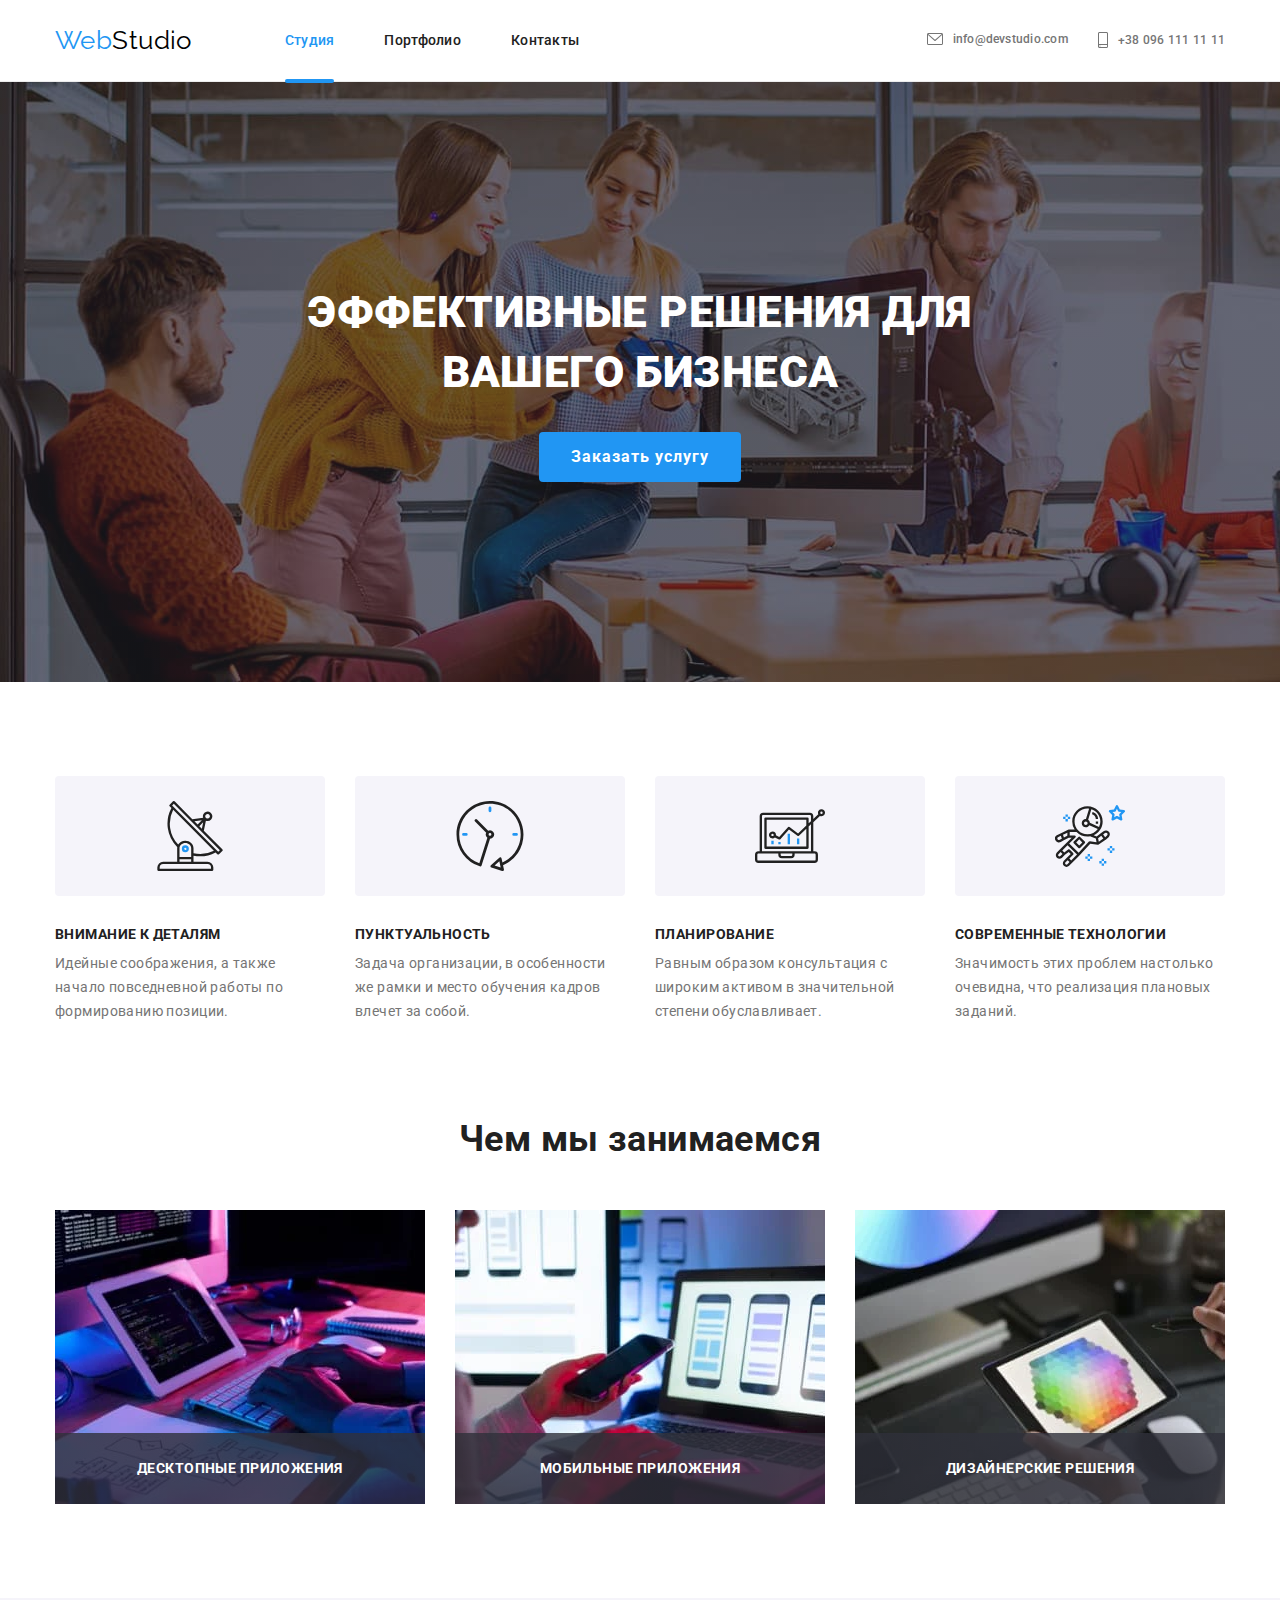
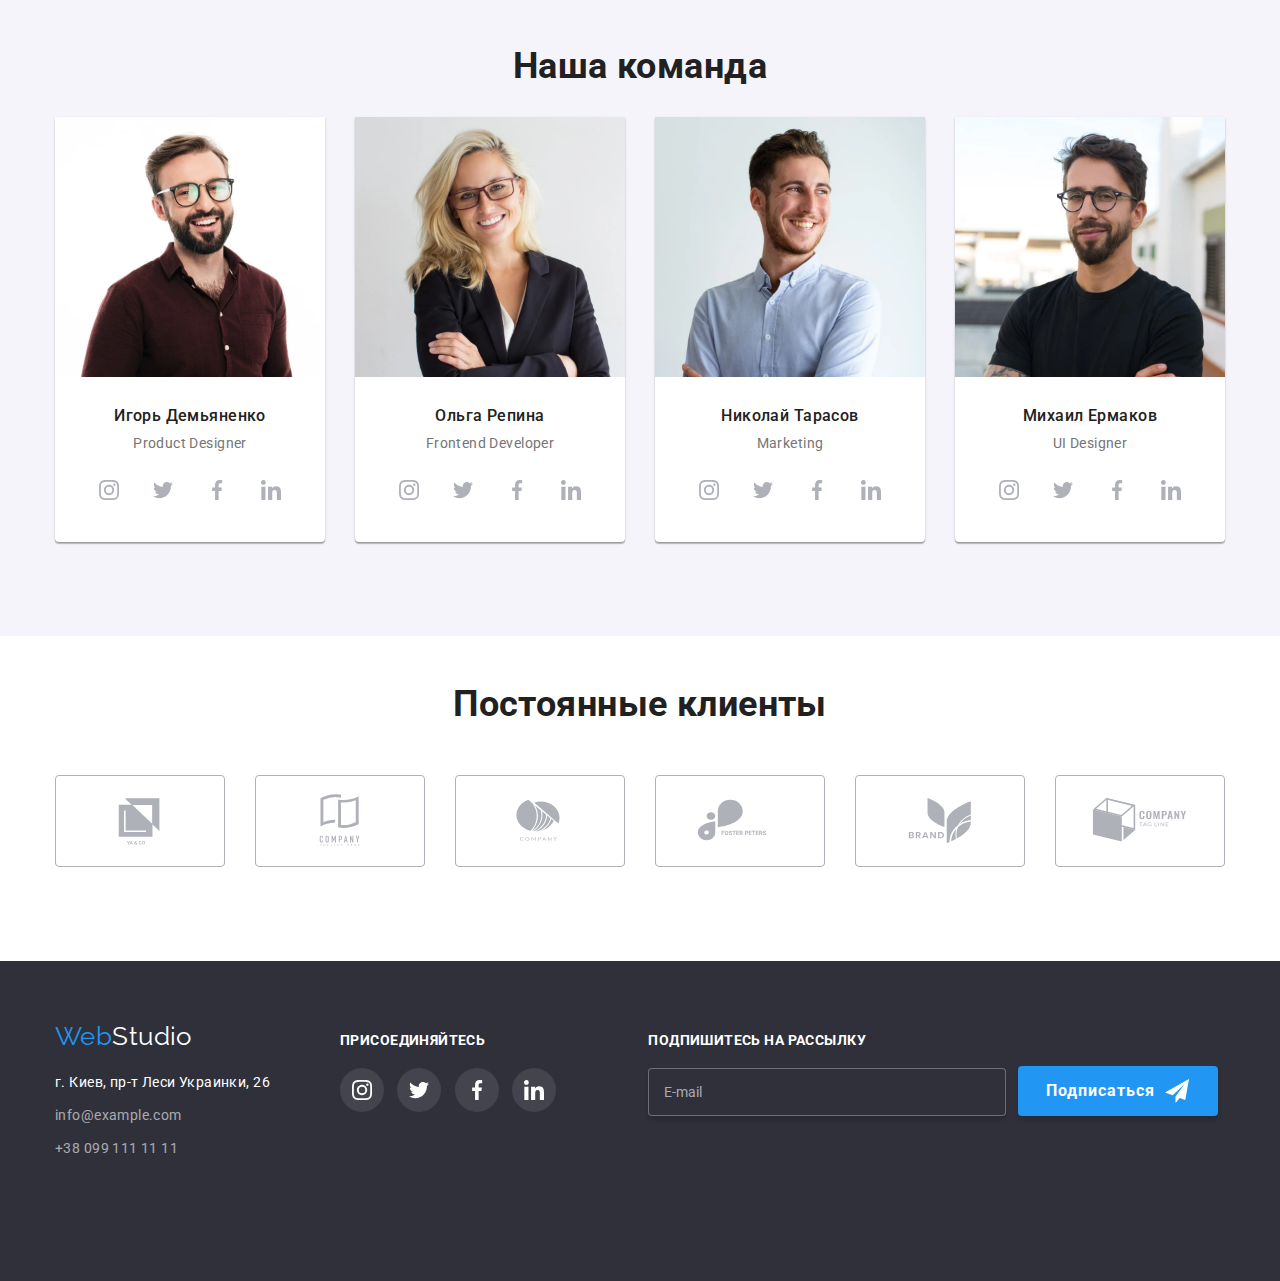
<file: index.html>
<!DOCTYPE html>
<html lang="ru">
  <head>
    <meta charset="UTF-8" />
    <meta http-equiv="X-UA-Compatible" content="IE=edge" />
    <meta name="viewport" content="width=device-width, initial-scale=1.0" />
    <title>Студия</title>
    <link rel="preconnect" href="https://fonts.googleapis.com" />
    <link rel="preconnect" href="https://fonts.gstatic.com" crossorigin />
    <link
      href="https://fonts.googleapis.com/css2?family=Raleway:wght@700&family=Roboto:wght@400;500;700;900&display=swap"
      rel="stylesheet"
    />
    <link
      rel="stylesheet"
      href="https://cdnjs.cloudflare.com/ajax/libs/modern-normalize/1.1.0/modern-normalize.css"
      integrity="sha512-Y0MM+V6ymRKN2zStTqzQ227DWhhp4Mzdo6gnlRnuaNCbc+YN/ZH0sBCLTM4M0oSy9c9VKiCvd4Jk44aCLrNS5Q=="
      crossorigin="anonymous"
      referrerpolicy="no-referrer"
    />
    <link rel="stylesheet" href="css/main.min.css" />
  </head>
  <body>
    <!--Site-header-->
    <header class="header">
      <div class="container header__wrapper">
        <a href="./index.html" class="logo"><span class="logo_blue">Web</span>Studio</a>
        <nav class="navigation">
          <ul class="navigation__list">
            <li class="navigation__item">
              <a
                class="navigation__link navigation__link_current navigation__link_current-underline"
                href="./index.html"
                >Студия</a
              >
            </li>
            <li class="navigation__item">
              <a class="navigation__link animation-color" href="./portfolio.html">Портфолио</a>
            </li>
            <li class="navigation__item">
              <a class="navigation__link animation-color" href="">Контакты</a>
            </li>
          </ul>
        </nav>
        <ul class="contact__list">
          <li class="cantact__item">
            <a class="contact__link animation-color" href="mailto:info@devstudio.com">
              <svg class="contact__mail-icon animation-fill" width="16" height="12">
                <use href="./images/icons.svg#icon-envelope"></use>
              </svg>
              info@devstudio.com
            </a>
          </li>
          <li class="cantact__item">
            <a class="contact__link animation-color" href="tel:+380961111111">
              <svg class="contact__smart-icon animation-fill" width="10" height="16">
                <use href="./images/icons.svg#icon-smartphone"></use>
              </svg>
              +38 096 111 11 11
            </a>
          </li>
        </ul>
        <nav class="mobile-navigation">
          <button class="mobile-btn is-open" type="button" data-menu-open aria-expanded="false">
            <svg class="mobile-btn__svg" width="40" height="40" aria-label="Бургер меню">
              <use class="mobile-btn__icon-cross" href="./images/icons.svg#icon-burger"></use>
            </svg>
          </button>
        </nav>
      </div>
      <div class="mobile-burger" data-menu>
        <div class="wrapper mobile-burger__wrapper">
          <button type="button" class="mobile-burger__btn" data-menu-close>
            <svg class="mobile-burger__icon" width="40" height="40">
              <use href="./images/icons.svg#icon-cross"></use>
            </svg>
          </button>
          <nav class="burger-navigation">
            <ul class="burger-navigation__list">
              <li class="burger-navigation__item">
                <a class="burger-navigation__link burger__link_current" href="./index.html"
                  >Студия</a
                >
              </li>
              <li class="burger-navigation__item">
                <a class="burger-navigation__link" href="./portfolio.html">Портфолио</a>
              </li>
              <li class="burger-navigation__item">
                <a class="burger-navigation__link" href="">Контакты</a>
              </li>
            </ul>
          </nav>
          <ul class="burger-contact">
            <li class="burger-contact__item">
              <a class="burger-contact__link animation-color" href="mailto:info@devstudio.com">
                +38 096 111 11 11
              </a>
            </li>
            <li class="burger-contact__item">
              <a class="burger-contact__link phone animation-color" href="tel:+380961111111">
                info@devstudio.com
              </a>
            </li>
          </ul>
          <ul class="burger-soc-list">
            <li class="burger-soc-ites"><a href="#" class="burger-soc-link">Instagram</a></li>
            <li class="burger-soc-ites">
              <a href="#" class="burger-soc-link">Twitter</a>
            </li>
            <li class="burger-soc-ites">
              <a href="#" class="burger-soc-link burger-soc-link-margin">Facebook</a>
            </li>
            <li class="burger-soc-ites">
              <a href="#" class="burger-soc-link burger-soc-link-margin">LinkedIn</a>
            </li>
          </ul>
        </div>
      </div>
    </header>
    <!--Main content-->
    <main>
      <!-- Hero-->
      <section class="section hero">
        <div class="container hero__wrap">
          <h1 class="hero__title">Эффективные решения для вашего бизнеса</h1>
          <button data-modal-open class="hero__btn animation-bgc" type="button">
            Заказать услугу
          </button>
        </div>
      </section>
      <!--Work-->
      <section class="section work">
        <div class="container">
          <h2 class="work__title">Work</h2>
          <ul class="work__list">
            <li class="work__item">
              <div class="work__icon-wrap">
                <svg class="work__icon" width="70" height="70">
                  <use href="./images/icons.svg#icon-antenna"></use>
                </svg>
              </div>
              <h3 class="work__subtitle">Внимание к деталям</h3>
              <p class="work__text">
                Идейные соображения, а также начало повседневной работы по формированию позиции.
              </p>
            </li>
            <li class="work__item">
              <div class="work__icon-wrap">
                <svg class="work__icon" width="70" height="70">
                  <use href="./images/icons.svg#icon-clock"></use>
                </svg>
              </div>
              <h3 class="work__subtitle">Пунктуальность</h3>
              <p class="work__text">
                Задача организации, в особенности же рамки и место обучения кадров влечет за собой.
              </p>
            </li>
            <li class="work__item">
              <div class="work__icon-wrap">
                <svg class="work__icon" width="70" height="70">
                  <use href="./images/icons.svg#icon-diagram"></use>
                </svg>
              </div>
              <h3 class="work__subtitle">Планирование</h3>
              <p class="work__text">
                Равным образом консультация с широким активом в значительной степени обуславливает.
              </p>
            </li>
            <li class="work__item">
              <div class="work__icon-wrap">
                <svg class="work__icon" width="70" height="70">
                  <use href="./images/icons.svg#icon-astronaut"></use>
                </svg>
              </div>
              <h3 class="work__subtitle">Современные технологии</h3>
              <p class="work__text">
                Значимость этих проблем настолько очевидна, что реализация плановых заданий.
              </p>
            </li>
          </ul>
        </div>
      </section>
      <!--About-->
      <section class="section about">
        <div class="container">
          <h2 class="about-title">Чем мы занимаемся</h2>
          <ul class="about-list">
            <li class="about-item">
              <picture>
                <source
                  srcset="./images/box-1-lg.webp 1x, ./images/box-1-lg@2x.webp 2x"
                  type="image/webp"
                />
                <source srcset="./images/box-1-lg.jpg 1x, ./images/box-1-lg2x.jpg 2x" />
                <img class="about-img" src="./images/box-1-lg.jpg" alt="Программирование" />
              </picture>
              <div class="about-description">
                <h3 class="about-subtitle">Десктопные приложения</h3>
              </div>
            </li>
            <li class="about-item">
              <picture>
                <source
                  srcset="./images/box-2-lg.webp 1x, ./images/box-2-lg@2x.webp 2x"
                  type="image/webp"
                />
                <source srcset="./images/box-2-lg.jpg 1x, ./images/box-2-lg@2x.jpg 2x" />
                <img class="about-img" src="./images/box-2-lg.jpg" alt="Мобильные приложения" />
              </picture>
              <div class="about-description">
                <h3 class="about-subtitle">Мобильные приложения</h3>
              </div>
            </li>
            <li class="about-item">
              <picture>
                <source
                  srcset="./images/box-3-lg.webp 1x, ./images/box-3-lg@2x.webp 2x"
                  type="image/webp"
                />
                <source srcset="./images/box-3-lg.jpg 1x, ./images/box-3-lg@2x.jpg 2x" />
                <img class="about-img" src="./images/box-3-lg.jpg" alt="Дизайн" width="370" />
              </picture>
              <div class="about-description">
                <h3 class="about-subtitle">Дизайнерские решения</h3>
              </div>
            </li>
          </ul>
        </div>
      </section>
      <!--Team-->
      <section class="section team">
        <div class="container">
          <h2 class="team-title">Наша команда</h2>
          <ul class="team-list">
            <li class="team-item">
              <picture>
                <source
                  srcset="./images/team-1-lg.webp 1x, ./images/team-1-lg@2x.webp 2x"
                  media="(min-width:1200px)"
                  type="image/webp"
                />
                <source
                  srcset="./images/team-1-lg.jpg 1x, ./images/team-1-lg@2x.jpg 2x"
                  media="(min-width:1200px)"
                />
                <source
                  srcset="./images/team-1-md.webp 1x, ./images/team-1-md@2x.webp 2x"
                  media="(min-width:768px)"
                  type="image/webp"
                />
                <source
                  srcset="./images/team-1-md.jpg 1x, ./images/team-1-md@2x.jpg 2x"
                  media="(min-width:768px)"
                />
                <source
                  srcset="./images/team-1-sm.webp 1x, ./images/team-1-sm@2x.webp 2x"
                  media="(max-width:768px)"
                  type="image/webp"
                />
                <source
                  srcset="./images/team-1-sm.jpg 1x, ./images/team-1-sm@2x.jpg 2x"
                  media="(max-width:767px)"
                />
                <img class="team-img" src="./images/team-1-sm.jpg" alt="Игорь Демьяненко" />
              </picture>
              <h3 class="team-subtitle">Игорь Демьяненко</h3>
              <p class="team-text" lang="en">Product Designer</p>
              <ul class="team-links">
                <li class="links-item">
                  <a class="social-link animation-bgc" href="">
                    <svg class="social-icon animation-fill" width="20" height="20">
                      <use href="./images/icons.svg#icon-instagram"></use>
                    </svg>
                  </a>
                </li>
                <li class="links-item">
                  <a class="social-link animation-bgc" href="">
                    <svg class="social-icon animation-fill" width="20" height="20">
                      <use href="./images/icons.svg#icon-twitter"></use>
                    </svg>
                  </a>
                </li>
                <li class="links-item">
                  <a class="social-link animation-bgc" href="">
                    <svg class="social-icon animation-fill" width="20" height="20">
                      <use href="./images/icons.svg#icon-facebook"></use>
                    </svg>
                  </a>
                </li>
                <li class="links-item">
                  <a class="social-link animation-bgc" href="">
                    <svg class="social-icon animation-fill" width="20" height="20">
                      <use href="./images/icons.svg#icon-linkedin"></use>
                    </svg>
                  </a>
                </li>
              </ul>
            </li>
            <li class="team-item">
              <picture>
                <source
                  srcset="./images/team-2-lg.webp 1x, ./images/team-2-lg@2x.webp 2x"
                  media="(min-width:1200px)"
                  type="image/webp"
                />
                <source
                  srcset="./images/team-2-lg.jpg 1x, ./images/team-2-lg@2x.jpg 2x"
                  media="(min-width:1200px)"
                />
                <source
                  srcset="./images/team-2-md.webp 1x, ./images/team-2-md@2x.webp 2x"
                  media="(min-width:768px)"
                  type="image/webp"
                />
                <source
                  srcset="./images/team-2-md.jpg 1x, ./images/team-2-md@2x.jpg 2x"
                  media="(min-width:768px)"
                />
                <source
                  srcset="./images/team-2-sm.webp 1x, ./images/team-2-sm@2x.webp 2x"
                  media="(max-width:768px)"
                  type="image/webp"
                />
                <source
                  srcset="./images/team-2-sm.jpg 1x, ./images/team-2-sm@2x.jpg 2x"
                  media="(max-width:767px)"
                />
                <img class="team-img" src="./images/team-2-sm.jpg" alt="Ольга Репина" />
              </picture>
              <h3 class="team-subtitle">Ольга Репина</h3>
              <p class="team-text" lang="en">Frontend Developer</p>
              <ul class="team-links">
                <li class="links-item">
                  <a class="social-link animation-bgc" href="">
                    <svg class="social-icon animation-fill" width="20" height="20">
                      <use href="./images/icons.svg#icon-instagram"></use>
                    </svg>
                  </a>
                </li>
                <li class="links-item">
                  <a class="social-link animation-bgc" href="">
                    <svg class="social-icon animation-fill" width="20" height="20">
                      <use href="./images/icons.svg#icon-twitter"></use>
                    </svg>
                  </a>
                </li>
                <li class="links-item">
                  <a class="social-link animation-bgc" href="">
                    <svg class="social-icon animation-fill" width="20" height="20">
                      <use href="./images/icons.svg#icon-facebook"></use>
                    </svg>
                  </a>
                </li>
                <li class="links-item">
                  <a class="social-link animation-bgc" href="">
                    <svg class="social-icon animation-fill" width="20" height="20">
                      <use href="./images/icons.svg#icon-linkedin"></use>
                    </svg>
                  </a>
                </li>
              </ul>
            </li>
            <li class="team-item">
              <picture>
                <source
                  srcset="./images/team-3-lg.webp 1x, ./images/team-3-lg@2x.webp 2x"
                  media="(min-width:1200px)"
                  type="image/webp"
                />
                <source
                  srcset="./images/team-3-lg.jpg 1x, ./images/team-3-lg@2x.jpg 2x"
                  media="(min-width:1200px)"
                />
                <source
                  srcset="./images/team-3-md.webp 1x, ./images/team-3-md@2x.webp 2x"
                  media="(min-width:768px)"
                  type="image/webp"
                />
                <source
                  srcset="./images/team-3-md.jpg 1x, ./images/team-3-md@2x.jpg 2x"
                  media="(min-width:768px)"
                />
                <source
                  srcset="./images/team-3-sm.webp 1x, ./images/team-3-sm@2x.webp 2x"
                  media="(max-width:768px)"
                  type="image/webp"
                />
                <source
                  srcset="./images/team-3-sm.jpg 1x, ./images/team-3-sm@2x.jpg 2x"
                  media="(max-width:767px)"
                />
                <img class="team-img" src="./images/team-3-sm.jpg" alt="Николай Тарасов" />
              </picture>
              <h3 class="team-subtitle">Николай Тарасов</h3>
              <p class="team-text" lang="en">Marketing</p>
              <ul class="team-links">
                <li class="links-item">
                  <a class="social-link animation-bgc" href="">
                    <svg class="social-icon animation-fill" width="20" height="20">
                      <use href="./images/icons.svg#icon-instagram"></use>
                    </svg>
                  </a>
                </li>
                <li class="links-item">
                  <a class="social-link animation-bgc" href="">
                    <svg class="social-icon animation-fill" width="20" height="20">
                      <use href="./images/icons.svg#icon-twitter"></use>
                    </svg>
                  </a>
                </li>
                <li class="links-item">
                  <a class="social-link animation-bgc" href="">
                    <svg class="social-icon animation-fill" width="20" height="20">
                      <use href="./images/icons.svg#icon-facebook"></use>
                    </svg>
                  </a>
                </li>
                <li class="links-item">
                  <a class="social-link animation-bgc" href="">
                    <svg class="social-icon animation-fill" width="20" height="20">
                      <use href="./images/icons.svg#icon-linkedin"></use>
                    </svg>
                  </a>
                </li>
              </ul>
            </li>
            <li class="team-item">
              <picture>
                <source
                  srcset="./images/team-4-lg.webp 1x, ./images/team-4-lg@2x.webp 2x"
                  media="(min-width:1200px)"
                  type="image/webp"
                />
                <source
                  srcset="./images/team-4-lg.jpg 1x, ./images/team-4-lg@2x.jpg 2x"
                  media="(min-width:1200px)"
                />
                <source
                  srcset="./images/team-4-md.webp 1x, ./images/team-4-md@2x.webp 2x"
                  media="(min-width:768px)"
                  type="image/webp"
                />
                <source
                  srcset="./images/team-4-md.jpg 1x, ./images/team-4-md@2x.jpg 2x"
                  media="(min-width:768px)"
                />
                <source
                  srcset="./images/team-4-sm.webp 1x, ./images/team-4-sm@2x.webp 2x"
                  media="(max-width:768px)"
                  type="image/webp"
                />
                <source
                  srcset="./images/team-4-sm.jpg 1x, ./images/team-4-sm@2x.jpg 2x"
                  media="(max-width:767px)"
                />
                <img class="team-img" src="./images/team-4-sm.jpg" alt="Михаил Ермаков" />
              </picture>
              <h3 class="team-subtitle">Михаил Ермаков</h3>
              <p class="team-text" lang="en">UI Designer</p>
              <ul class="team-links">
                <li class="links-item">
                  <a class="social-link animation-bgc" href="">
                    <svg class="social-icon animation-fill" width="20" height="20">
                      <use href="./images/icons.svg#icon-instagram"></use>
                    </svg>
                  </a>
                </li>
                <li class="links-item">
                  <a class="social-link animation-bgc" href="">
                    <svg class="social-icon animation-fill" width="20" height="20">
                      <use href="./images/icons.svg#icon-twitter"></use>
                    </svg>
                  </a>
                </li>
                <li class="links-item">
                  <a class="social-link animation-bgc" href="">
                    <svg class="social-icon animation-fill" width="20" height="20">
                      <use href="./images/icons.svg#icon-facebook"></use>
                    </svg>
                  </a>
                </li>
                <li class="links-item">
                  <a class="social-link animation-bgc" href="">
                    <svg class="social-icon animation-fill" width="20" height="20">
                      <use href="./images/icons.svg#icon-linkedin"></use>
                    </svg>
                  </a>
                </li>
              </ul>
            </li>
          </ul>
        </div>
      </section>
      <!-- Our clients -->
      <section class="section">
        <div class="container">
          <h2 class="clients-title">Постоянные клиенты</h2>
          <ul class="clients-list">
            <li class="client-item">
              <a class="client-link animation-border" href="">
                <svg class="client-logo animation-fill" width="106" height="60">
                  <use href="./images/icons.svg#icon-Logo1"></use>
                </svg>
              </a>
            </li>
            <li class="client-item">
              <a class="client-link animation-border" href="">
                <svg class="client-logo animation-fill" width="106" height="60">
                  <use href="./images/icons.svg#icon-Logo2"></use>
                </svg>
              </a>
            </li>
            <li class="client-item">
              <a class="client-link animation-border" href="">
                <svg class="client-logo animation-fill" width="106" height="60">
                  <use href="./images/icons.svg#icon-Logo3"></use>
                </svg>
              </a>
            </li>
            <li class="client-item">
              <a class="client-link animation-border" href="">
                <svg class="client-logo animation-fill" width="106" height="60">
                  <use href="./images/icons.svg#icon-Logo4"></use>
                </svg>
              </a>
            </li>
            <li class="client-item">
              <a class="client-link animation-border" href="">
                <svg class="client-logo animation-fill" width="106" height="60">
                  <use href="./images/icons.svg#icon-Logo5"></use>
                </svg>
              </a>
            </li>
            <li class="client-item">
              <a class="client-link animation-border" href="">
                <svg class="client-logo animation-fill" width="106" height="60">
                  <use href="./images/icons.svg#icon-Logo6"></use>
                </svg>
              </a>
            </li>
          </ul>
        </div>
      </section>
    </main>
    <!-- Footer-->
    <footer class="section footer-section">
      <div class="container footer-container">
        <div class="footer-wrapper">
          <a class="footer-logo" href="./index.html"><span class="logo_blue">Web</span>Studio</a>
          <address class="footer-contact">
            <ul class="footer-list">
              <li class="footer-item">
                <a
                  class="link-footer"
                  href="https://goo.gl/maps/piqngm7oDQpEDh6u6"
                  target="_blank"
                  rel="noopener nofollow noreferrer"
                  >г. Киев, пр-т Леси Украинки, 26
                </a>
              </li>
              <li class="footer-item">
                <a class="link-footer opacity animation-color" href="mailto:info@example.com"
                  >info@example.com</a
                >
              </li>
              <li class="footer-item">
                <a class="link-footer opacity animation-color" href="tel:+380991111111"
                  >+38 099 111 11 11</a
                >
              </li>
            </ul>
          </address>
        </div>
        <div class="footer-soc-wrapper">
          <h3 class="footer-soc-subtitle">Присоединяйтесь</h3>
          <ul class="footer-soc-links">
            <li class="footer-soc-item">
              <a class="footer-soc-link animation-bgc" href="">
                <svg class="footer-soc-icon" width="20" height="20">
                  <use href="./images/icons.svg#icon-instagram_footer"></use>
                </svg>
              </a>
            </li>
            <li class="footer-soc-item">
              <a class="footer-soc-link animation-bgc" href="">
                <svg class="footer-soc-icon" width="20" height="20">
                  <use href="./images/icons.svg#icon-twitter_footer"></use>
                </svg>
              </a>
            </li>
            <li class="footer-soc-item">
              <a class="footer-soc-link animation-bgc" href="">
                <svg class="footer-soc-icon" width="20" height="20">
                  <use href="./images/icons.svg#icon-facebook_footer"></use>
                </svg>
              </a>
            </li>
            <li class="footer-soc-item">
              <a class="footer-soc-link animation-bgc" href="">
                <svg class="footer-soc-icon" width="20" height="20">
                  <use href="./images/icons.svg#icon-linkedin_footer"></use>
                </svg>
              </a>
            </li>
          </ul>
        </div>
        <div class="footer-form-wrapper">
          <form class="footer-form">
            <label class="footer-label"
              >Подпишитесь на рассылку
              <input
                class="footer-form-input"
                type="email"
                name="client-email"
                placeholder="E-mail"
                required
                pattern="[a-z0-9._%+-]+@[a-z0-9.-]+\.[a-z]{2, 4}$"
              />
            </label>
            <button class="form-btn-footer" type="submit">
              Подписаться
              <svg class="footer-btn-icon" width="24" height="24">
                <use href="./images/icons.svg#icon-send"></use>
              </svg>
            </button>
          </form>
        </div>
      </div>
    </footer>
    <!-- backdroop -->
    <div data-modal class="backdroop is-hidden">
      <div class="modal width">
        <button data-modal-close class="modal-button" type="button">
          <svg class="modal-icon" width="18" height="18">
            <use href="./images/icons.svg#icon-close"></use>
          </svg>
        </button>
        <div class="modal-form">
          <p class="modal-form-title">Оставьте свои данные, мы вам перезвоним</p>
          <form>
            <label for="client-name-input" class="modal-form-field">Имя</label>
            <span class="modal-form-icon-wrap">
              <input
                id="client-name-input"
                class="form-input"
                type="text"
                name="client-name"
                title="Kventin Tarantino"
              />
              <span class="modal-form-icon">
                <svg width="18" height="18">
                  <use href="./images/icons.svg#icon-person-black"></use>
                </svg>
              </span>
            </span>
            <label for="client-phone-input" class="modal-form-field">Телефон</label>
            <span class="modal-form-icon-wrap">
              <input
                id="client-phone-input"
                class="form-input"
                type="tel"
                name="client-phone"
                pattern="[6789][0-9]{9}"
                required
                title="call-me-baby"
              />
              <span class="modal-form-icon">
                <svg width="18" height="18">
                  <use href="./images/icons.svg#icon-phone-black"></use>
                </svg>
              </span>
            </span>
            <label for="client-mail-input" class="modal-form-field">Почта</label>
            <span class="modal-form-icon-wrap">
              <input
                id="client-mail-input"
                class="form-input"
                type="email"
                name="client-email"
                pattern="[a-z0-9._%+-]+@[a-z0-9.-]+\.[a-z]{2, 4}$"
                required
                title="WhatsUp@ukraine.net"
              />
              <span class="modal-form-icon">
                <svg width="18" height="18">
                  <use href="./images/icons.svg#icon-email-black"></use>
                </svg>
              </span>
            </span>
            <label class="modal-form-field texterea">
              Комментарий
              <textarea
                class="form-input-textarea"
                name="comments"
                placeholder="Введите текст"
              ></textarea>
            </label>
            <label class="client-policy-text" for="client-policy">
              <input
                class="client-policy-check"
                id="client-policy"
                type="checkbox"
                name="client-policy"
              />
              <span class="modal-form-check">
                <svg class="modal-checkbox-icon" width="16px" height="15px">
                  <use href="./images/icons.svg#icon-icon-check"></use>
                </svg>
              </span>
              Соглашаюсь с рассылкой и принимаю
              <a class="policy-link" href="#">Условия договора</a>
            </label>
            <button class="modal-form-btn" type="submit">Отправить</button>
          </form>
        </div>
      </div>
    </div>
    <!-- JS -->
    <script src="./js/modal.js"></script>
    <script src="./js/menu.js"></script>
  </body>
</html>
</file>
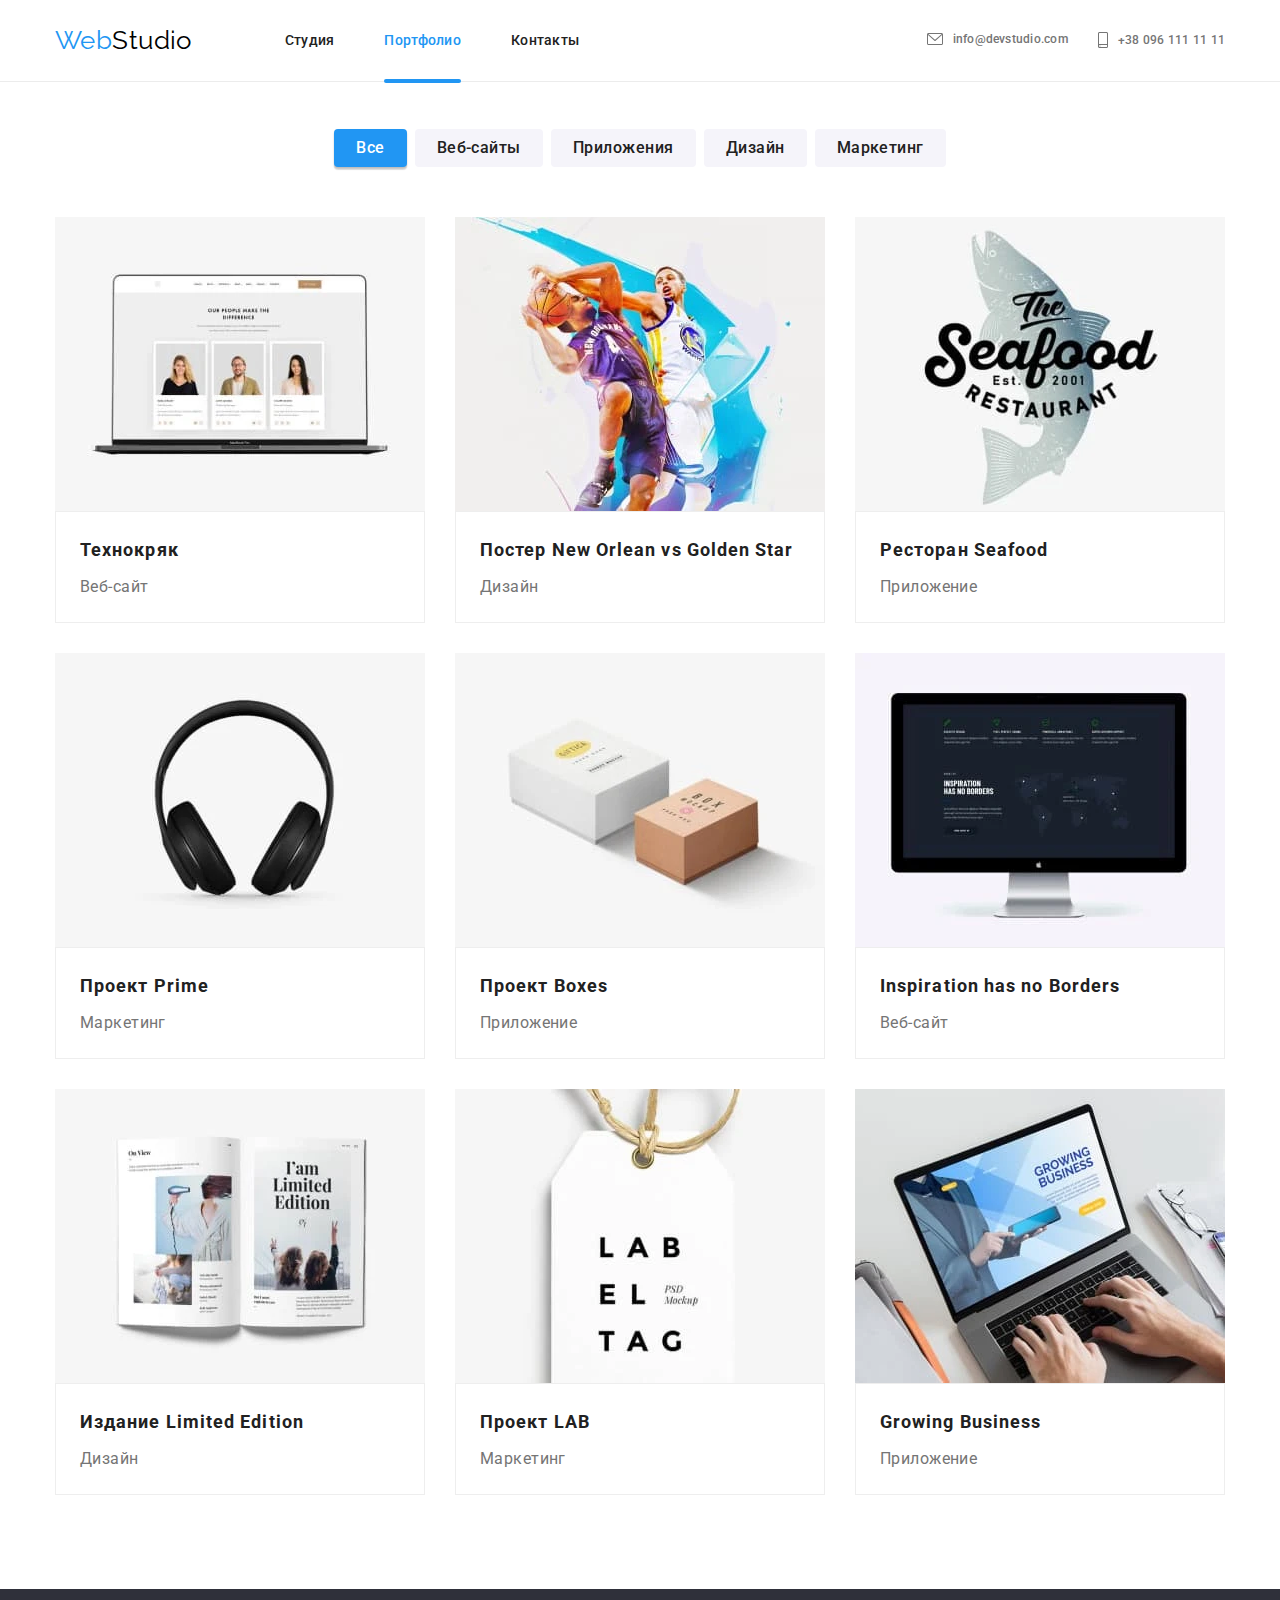
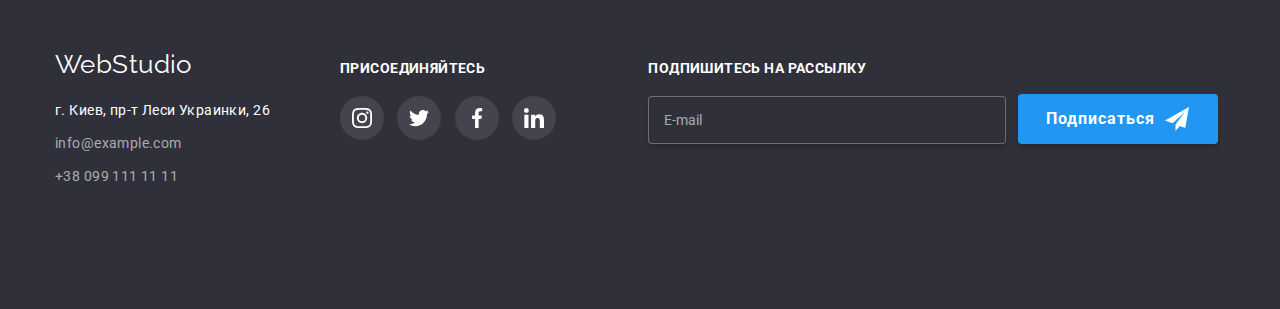
<file: portfolio.html>
<!DOCTYPE html>
<html lang="en">
  <head>
    <meta charset="UTF-8" />
    <meta http-equiv="X-UA-Compatible" content="IE=edge" />
    <meta name="viewport" content="width=device-width, initial-scale=1.0" />
    <title>Портфолио</title>
    <link rel="preconnect" href="https://fonts.googleapis.com" />
    <link rel="preconnect" href="https://fonts.gstatic.com" crossorigin />
    <link
      href="https://fonts.googleapis.com/css2?family=Raleway:wght@700&family=Roboto:wght@400;500;700;900&display=swap"
      rel="stylesheet"
    />
    <link
      rel="stylesheet"
      href="https://cdnjs.cloudflare.com/ajax/libs/modern-normalize/1.1.0/modern-normalize.css"
      integrity="sha512-Y0MM+V6ymRKN2zStTqzQ227DWhhp4Mzdo6gnlRnuaNCbc+YN/ZH0sBCLTM4M0oSy9c9VKiCvd4Jk44aCLrNS5Q=="
      crossorigin="anonymous"
      referrerpolicy="no-referrer"
    />
    <link rel="stylesheet" href="css/main.min.css" />
  </head>
  <body>
    <!--Site header-->
    <header class="header">
      <div class="container header__wrapper">
        <a href="./index.html" class="logo"
          ><span class="logo_blue">Web</span>Studio</a
        >
        <nav class="navigation">
          <ul class="navigation__list">
            <li class="navigation__item">
              <a class="navigation__link animation-color" href="./index.html"
                >Студия</a
              >
            </li>
            <li class="navigation__item">
              <a
                class="navigation__link navigation__link_current navigation__link_current-underline"
                href="./portfolio.html"
                >Портфолио</a
              >
            </li>
            <li class="navigation__item">
              <a class="navigation__link animation-color" href="">Контакты</a>
            </li>
          </ul>
        </nav>
        <ul class="contact__list">
          <li class="cantact__item">
            <a
              class="contact__link animation-color"
              href="mailto:info@devstudio.com"
            >
              <svg
                class="contact__mail-icon animation-fill"
                width="16"
                height="12"
              >
                <use href="./images/icons.svg#icon-envelope"></use>
              </svg>
              info@devstudio.com
            </a>
          </li>
          <li class="cantact__item">
            <a class="contact__link animation-color" href="tel:+380961111111">
              <svg
                class="contact__smart-icon animation-fill"
                width="10"
                height="16"
              >
                <use href="./images/icons.svg#icon-smartphone"></use>
              </svg>
              +38 096 111 11 11
            </a>
          </li>
        </ul>
        <nav class="mobile-navigation">
          <button
            class="mobile-btn is-open"
            type="button"
            data-menu-open
            aria-expanded="false"
          >
            <svg
              class="mobile-btn__svg"
              width="40"
              height="40"
              aria-label="Бургер меню"
            >
              <use
                class="mobile-btn__icon-cross"
                href="./images/icons.svg#icon-burger"
              ></use>
            </svg>
          </button>
        </nav>
        <div class="mobile-menu"></div>
      </div>
      <div class="mobile-burger" data-menu>
        <div class="wrapper mobile-burger__wrapper">
          <button type="button" class="mobile-burger__btn" data-menu-close>
            <svg class="mobile-burger__icon" width="40" height="40">
              <use href="./images/icons.svg#icon-cross"></use>
            </svg>
          </button>
          <nav class="burger-navigation">
            <ul class="burger-navigation__list">
              <li class="burger-navigation__item">
                <a class="burger-navigation__link" href="./index.html"
                  >Студия</a
                >
              </li>
              <li class="burger-navigation__item">
                <a
                  class="burger-navigation__link burger__link_current"
                  href="./portfolio.html"
                  >Портфолио</a
                >
              </li>
              <li class="burger-navigation__item">
                <a class="burger-navigation__link" href="">Контакты</a>
              </li>
            </ul>
          </nav>
          <ul class="burger-contact">
            <li class="burger-contact__item">
              <a
                class="burger-contact__link animation-color"
                href="mailto:info@devstudio.com"
              >
                +38 096 111 11 11
              </a>
            </li>
            <li class="burger-contact__item">
              <a
                class="burger-contact__link phone animation-color"
                href="tel:+380961111111"
              >
                info@devstudio.com
              </a>
            </li>
          </ul>
          <ul class="burger-soc-list">
            <li class="burger-soc-ites">
              <a href="#" class="burger-soc-link">Instagram</a>
            </li>
            <li class="burger-soc-ites">
              <hr class="hr" />
              <a href="#" class="burger-soc-link">Twitter</a>
            </li>
            <li class="burger-soc-ites">
              <hr class="hr" />
              <a href="#" class="burger-soc-link">Facebook</a>
            </li>
            <li class="burger-soc-ites">
              <hr class="hr" />
              <a href="#" class="burger-soc-link">LinkedIn</a>
            </li>
          </ul>
        </div>
      </div>
    </header>
    <main>
      <!--Portfolio-->
      <section class="section portfolio">
        <div class="container">
          <h1 class="portfolio-title">Portfolio</h1>
          <ul class="portfolio-filter">
            <li class="filter-item">
              <button
                class="filter-btn current animation-filter-btn"
                type="button"
              >
                Все
              </button>
            </li>
            <li class="filter-item">
              <button class="filter-btn animation-filter-btn" type="button">
                Веб-сайты
              </button>
            </li>
            <li class="filter-item">
              <button class="filter-btn animation-filter-btn" type="button">
                Приложения
              </button>
            </li>
            <li class="filter-item">
              <button class="filter-btn animation-filter-btn" type="button">
                Дизайн
              </button>
            </li>
            <li class="filter-item">
              <button class="filter-btn animation-filter-btn" type="button">
                Маркетинг
              </button>
            </li>
          </ul>
          <ul class="portfolio-list">
            <li class="portfolio-item portfolio-item-long">
              <a class="portfolio-link animation-shadow-card" href="">
                <div class="hidden">
                  <picture>
                    <source
                      srcset="
                        ./images/portfolio-1-lg.webp    1x,
                        ./images/portfolio-1-lg@2x.webp 2x
                      "
                      media="(min-width:1200px)"
                      type="image/webp"
                    />
                    <source
                      srcset="
                        ./images/portfolio-1-lg.jpg    1x,
                        ./images/portfolio-1-lg@2x.jpg 2x
                      "
                      media="(min-width:1200px)"
                    />
                    <source
                      srcset="
                        ./images/portfolio-1-md.webp    1x,
                        ./images/portfolio-1-md@2x.webp 2x
                      "
                      media="(min-width:768px)"
                      type="image/webp"
                    />
                    <source
                      srcset="
                        ./images/portfolio-1-md.jpg    1x,
                        ./images/portfolio-1-md@2x.jpg 2x
                      "
                      media="(min-width:768px)"
                    />
                    <source
                      srcset="
                        ./images/portfolio-1-sm.webp    1x,
                        ./images/portfolio-1-sm@2x.webp 2x
                      "
                      media="(max-width:768px)"
                      type="image/webp"
                    />
                    <source
                      srcset="
                        ./images/portfolio-1-sm.jpg    1x,
                        ./images/portfolio-1-sm@2x.jpg 2x
                      "
                      media="(max-width:767px)"
                    />
                    <img
                      class="portfolio-img"
                      src="./images/portfolio-1-sm.jpg"
                      alt="Пример сайта Технокряк"
                    />
                  </picture>
                  <div class="portfolio-overlay-wrap">
                    <p class="overlay-description">
                      Ресурс предлагает комплексные предложения с разным уровнем
                      функционала и сервисов. Все это позволит посетителю
                      получить исчерпывающие сведения о компании или частном
                      лице.
                    </p>
                  </div>
                </div>
                <div class="portfolio-box portfolio-box-long">
                  <h2 class="portfolio-subtitle">Технокряк</h2>
                  <p class="portfolio-text">Веб-сайт</p>
                </div>
              </a>
            </li>
            <li class="portfolio-item">
              <a class="portfolio-link animation-shadow-card" href="">
                <div class="hidden">
                  <picture>
                    <source
                      srcset="
                        ./images/portfolio-2-lg.webp    1x,
                        ./images/portfolio-2-lg@2x.webp 2x
                      "
                      media="(min-width:1200px)"
                      type="image/webp"
                    />
                    <source
                      srcset="
                        ./images/portfolio-2-lg.jpg    1x,
                        ./images/portfolio-2-lg@2x.jpg 2x
                      "
                      media="(min-width:1200px)"
                    />
                    <source
                      srcset="
                        ./images/portfolio-2-md.webp    1x,
                        ./images/portfolio-2-md@2x.webp 2x
                      "
                      media="(min-width:768px)"
                      type="image/webp"
                    />
                    <source
                      srcset="
                        ./images/portfolio-2-md.jpg    1x,
                        ./images/portfolio-2-md@2x.jpg 2x
                      "
                      media="(min-width:768px)"
                    />
                    <source
                      srcset="
                        ./images/portfolio-2-sm.webp    1x,
                        ./images/portfolio-2-sm@2x.webp 2x
                      "
                      media="(max-width:768px)"
                      type="image/webp"
                    />
                    <source
                      srcset="
                        ./images/portfolio-2-sm.jpg    1x,
                        ./images/portfolio-2-sm@2x.jpg 2x
                      "
                      media="(max-width:767px)"
                    />
                    <img
                      class="portfolio-img"
                      src="./images/portfolio-2-sm.jpg"
                      alt="Пример дизайна постер New Orlean vs Golden Star"
                    />
                  </picture>
                  <div class="portfolio-overlay-wrap">
                    <p class="overlay-description">
                      Ресурс предлагает комплексные предложения с разным уровнем
                      функционала и сервисов. Все это позволит посетителю
                      получить исчерпывающие сведения о компании или частном
                      лице.
                    </p>
                  </div>
                </div>
                <div class="portfolio-box">
                  <h2 class="portfolio-subtitle">
                    Постер New Orlean vs Golden Star
                  </h2>
                  <p class="portfolio-text">Дизайн</p>
                </div>
              </a>
            </li>
            <li class="portfolio-item">
              <a class="portfolio-link animation-shadow-card" href="">
                <div class="hidden">
                  <picture>
                    <source
                      srcset="
                        ./images/portfolio-3-lg.webp    1x,
                        ./images/portfolio-3-lg@2x.webp 2x
                      "
                      media="(min-width:1200px)"
                      type="image/webp"
                    />
                    <source
                      srcset="
                        ./images/portfolio-3-lg.jpg    1x,
                        ./images/portfolio-3-lg@2x.jpg 2x
                      "
                      media="(min-width:1200px)"
                    />
                    <source
                      srcset="
                        ./images/portfolio-3-md.webp    1x,
                        ./images/portfolio-3-md@2x.webp 2x
                      "
                      media="(min-width:768px)"
                      type="image/webp"
                    />
                    <source
                      srcset="
                        ./images/portfolio-3-md.jpg    1x,
                        ./images/portfolio-3-md@2x.jpg 2x
                      "
                      media="(min-width:768px)"
                    />
                    <source
                      srcset="
                        ./images/portfolio-3-sm.webp    1x,
                        ./images/portfolio-3-sm@2x.webp 2x
                      "
                      media="(max-width:768px)"
                      type="image/webp"
                    />
                    <source
                      srcset="
                        ./images/portfolio-3-sm.jpg    1x,
                        ./images/portfolio-3-sm@2x.jpg 2x
                      "
                      media="(max-width:767px)"
                    />
                    <img
                      class="portfolio-img"
                      src="./images/portfolio-3-sm.jpg"
                      alt="Пример приложение ресторан Seafood"
                    />
                  </picture>
                  <div class="portfolio-overlay-wrap">
                    <p class="overlay-description">
                      Ресурс предлагает комплексные предложения с разным уровнем
                      функционала и сервисов. Все это позволит посетителю
                      получить исчерпывающие сведения о компании или частном
                      лице.
                    </p>
                  </div>
                </div>
                <div class="portfolio-box">
                  <h2 class="portfolio-subtitle" lang="en">Ресторан Seafood</h2>
                  <p class="portfolio-text">Приложение</p>
                </div>
              </a>
            </li>
            <li class="portfolio-item">
              <a class="portfolio-link animation-shadow-card" href="">
                <div class="hidden">
                  <picture>
                    <source
                      srcset="
                        ./images/portfolio-4-lg.webp    1x,
                        ./images/portfolio-4-lg@2x.webp 2x
                      "
                      media="(min-width:1200px)"
                      type="image/webp"
                    />
                    <source
                      srcset="
                        ./images/portfolio-4-lg.jpg    1x,
                        ./images/portfolio-4-lg@2x.jpg 2x
                      "
                      media="(min-width:1200px)"
                    />
                    <source
                      srcset="
                        ./images/portfolio-4-md.webp    1x,
                        ./images/portfolio-4-md@2x.webp 2x
                      "
                      media="(min-width:768px)"
                      type="image/webp"
                    />
                    <source
                      srcset="
                        ./images/portfolio-4-md.jpg    1x,
                        ./images/portfolio-4-md@2x.jpg 2x
                      "
                      media="(min-width:768px)"
                    />
                    <source
                      srcset="
                        ./images/portfolio-4-sm.webp    1x,
                        ./images/portfolio-4-sm@2x.webp 2x
                      "
                      media="(max-width:768px)"
                      type="image/webp"
                    />
                    <source
                      srcset="
                        ./images/portfolio-4-sm.jpg    1x,
                        ./images/portfolio-4-sm@2x.jpg 2x
                      "
                      media="(max-width:767px)"
                    />
                    <img
                      class="portfolio-img"
                      src="./images/portfolio-4-sm@2x.jpg"
                      alt="Пример маркетинга проект Prime"
                    />
                  </picture>
                  <div class="portfolio-overlay-wrap">
                    <p class="overlay-description">
                      Ресурс предлагает комплексные предложения с разным уровнем
                      функционала и сервисов. Все это позволит посетителю
                      получить исчерпывающие сведения о компании или частном
                      лице.
                    </p>
                  </div>
                </div>
                <div class="portfolio-box">
                  <h2 class="portfolio-subtitle" lang="en">Проект Prime</h2>
                  <p class="portfolio-text">Маркетинг</p>
                </div>
              </a>
            </li>
            <li class="portfolio-item">
              <a class="portfolio-link animation-shadow-card" href="">
                <div class="hidden">
                  <picture>
                    <source
                      srcset="
                        ./images/portfolio-5-lg.webp    1x,
                        ./images/portfolio-5-lg@2x.webp 2x
                      "
                      media="(min-width:1200px)"
                      type="image/webp"
                    />
                    <source
                      srcset="
                        ./images/portfolio-5-lg.jpg    1x,
                        ./images/portfolio-5-lg@2x.jpg 2x
                      "
                      media="(min-width:1200px)"
                    />
                    <source
                      srcset="
                        ./images/portfolio-5-md.webp    1x,
                        ./images/portfolio-5-md@2x.webp 2x
                      "
                      media="(min-width:768px)"
                      type="image/webp"
                    />
                    <source
                      srcset="
                        ./images/portfolio-5-md.jpg    1x,
                        ./images/portfolio-5-md@2x.jpg 2x
                      "
                      media="(min-width:768px)"
                    />
                    <source
                      srcset="
                        ./images/portfolio-5-sm.webp    1x,
                        ./images/portfolio-5-sm@2x.webp 2x
                      "
                      media="(max-width:768px)"
                      type="image/webp"
                    />
                    <source
                      srcset="
                        ./images/portfolio-5-sm.jpg    1x,
                        ./images/portfolio-5-sm@2x.jpg 2x
                      "
                      media="(max-width:767px)"
                    />
                    <img
                      class="portfolio-img"
                      src="./images/portfolio-5-sm.jpg"
                      alt="Пример приложение проект Boxes"
                    />
                  </picture>
                  <div class="portfolio-overlay-wrap">
                    <p class="overlay-description">
                      Ресурс предлагает комплексные предложения с разным уровнем
                      функционала и сервисов. Все это позволит посетителю
                      получить исчерпывающие сведения о компании или частном
                      лице.
                    </p>
                  </div>
                </div>
                <div class="portfolio-box">
                  <h2 class="portfolio-subtitle" lang="en">Проект Boxes</h2>
                  <p class="portfolio-text">Приложение</p>
                </div>
              </a>
            </li>
            <li class="portfolio-item">
              <a class="portfolio-link animation-shadow-card" href="">
                <div class="hidden">
                  <picture>
                    <source
                      srcset="
                        ./images/portfolio-6-lg.webp    1x,
                        ./images/portfolio-6-lg@2x.webp 2x
                      "
                      media="(min-width:1200px)"
                      type="image/webp"
                    />
                    <source
                      srcset="
                        ./images/portfolio-6-lg.jpg    1x,
                        ./images/portfolio-6-lg@2x.jpg 2x
                      "
                      media="(min-width:1200px)"
                    />
                    <source
                      srcset="
                        ./images/portfolio-6-md.webp    1x,
                        ./images/portfolio-6-md@2x.webp 2x
                      "
                      media="(min-width:768px)"
                      type="image/webp"
                    />
                    <source
                      srcset="
                        ./images/portfolio-6-md.jpg    1x,
                        ./images/portfolio-6-md@2x.jpg 2x
                      "
                      media="(min-width:768px)"
                    />
                    <source
                      srcset="
                        ./images/portfolio-6-sm.webp    1x,
                        ./images/portfolio-6-sm@2x.webp 2x
                      "
                      media="(max-width:768px)"
                      type="image/webp"
                    />
                    <source
                      srcset="
                        ./images/portfolio-6-sm.jpg    1x,
                        ./images/portfolio-6-sm@2x.jpg 2x
                      "
                      media="(max-width:767px)"
                    />
                    <img
                      class="portfolio-img"
                      src="./images/portfolio-6-sm.jpg"
                      alt="Пример сайта Inspiration has no Borders"
                    />
                  </picture>
                  <div class="portfolio-overlay-wrap">
                    <p class="overlay-description">
                      Ресурс предлагает комплексные предложения с разным уровнем
                      функционала и сервисов. Все это позволит посетителю
                      получить исчерпывающие сведения о компании или частном
                      лице.
                    </p>
                  </div>
                </div>
                <div class="portfolio-box">
                  <h2 class="portfolio-subtitle" lang="en">
                    Inspiration has no Borders
                  </h2>
                  <p class="portfolio-text">Веб-сайт</p>
                </div>
              </a>
            </li>
            <li class="portfolio-item">
              <a class="portfolio-link animation-shadow-card" href="">
                <div class="hidden">
                  <picture>
                    <source
                      srcset="
                        ./images/portfolio-7-lg.webp    1x,
                        ./images/portfolio-7-lg@2x.webp 2x
                      "
                      media="(min-width:1200px)"
                      type="image/webp"
                    />
                    <source
                      srcset="
                        ./images/portfolio-7-lg.jpg    1x,
                        ./images/portfolio-7-lg@2x.jpg 2x
                      "
                      media="(min-width:1200px)"
                    />
                    <source
                      srcset="
                        ./images/portfolio-7-md.webp    1x,
                        ./images/portfolio-7-md@2x.webp 2x
                      "
                      media="(min-width:768px)"
                      type="image/webp"
                    />
                    <source
                      srcset="
                        ./images/portfolio-7-md.jpg    1x,
                        ./images/portfolio-7-md@2x.jpg 2x
                      "
                      media="(min-width:768px)"
                    />
                    <source
                      srcset="
                        ./images/portfolio-7-sm.webp    1x,
                        ./images/portfolio-7-sm@2x.webp 2x
                      "
                      media="(max-width:768px)"
                      type="image/webp"
                    />
                    <source
                      srcset="
                        ./images/portfolio-7-sm.jpg    1x,
                        ./images/portfolio-7-sm@2x.jpg 2x
                      "
                      media="(max-width:767px)"
                    />
                    <img
                      class="portfolio-img"
                      src="./images/portfolio-7-sm.jpg.jpg"
                      alt="Пример дизайна издание Limited Edition"
                    />
                  </picture>
                  <div class="portfolio-overlay-wrap">
                    <p class="overlay-description">
                      Ресурс предлагает комплексные предложения с разным уровнем
                      функционала и сервисов. Все это позволит посетителю
                      получить исчерпывающие сведения о компании или частном
                      лице.
                    </p>
                  </div>
                </div>
                <div class="portfolio-box">
                  <h2 class="portfolio-subtitle" lang="en">
                    Издание Limited Edition
                  </h2>
                  <p class="portfolio-text">Дизайн</p>
                </div>
              </a>
            </li>
            <li class="portfolio-item">
              <a class="portfolio-link animation-shadow-card" href="">
                <div class="hidden">
                  <picture>
                    <source
                      srcset="
                        ./images/portfolio-8-lg.webp    1x,
                        ./images/portfolio-8-lg@2x.webp 2x
                      "
                      media="(min-width:1200px)"
                      type="image/webp"
                    />
                    <source
                      srcset="
                        ./images/portfolio-8-lg.jpg    1x,
                        ./images/portfolio-8-lg@2x.jpg 2x
                      "
                      media="(min-width:1200px)"
                    />
                    <source
                      srcset="
                        ./images/portfolio-8-md.webp    1x,
                        ./images/portfolio-8-md@2x.webp 2x
                      "
                      media="(min-width:768px)"
                      type="image/webp"
                    />
                    <source
                      srcset="
                        ./images/portfolio-8-md.jpg    1x,
                        ./images/portfolio-8-md@2x.jpg 2x
                      "
                      media="(min-width:768px)"
                    />
                    <source
                      srcset="
                        ./images/portfolio-8-sm.webp    1x,
                        ./images/portfolio-8-sm@2x.webp 2x
                      "
                      media="(max-width:768px)"
                      type="image/webp"
                    />
                    <source
                      srcset="
                        ./images/portfolio-8-sm.jpg    1x,
                        ./images/portfolio-8-sm@2x.jpg 2x
                      "
                      media="(max-width:767px)"
                    />
                    <img
                      class="portfolio-img"
                      src="./images/portfolio-8-sm.jpg.jpg"
                      alt="Пример маркетинга проект LAB"
                    />
                  </picture>
                  <div class="portfolio-overlay-wrap">
                    <p class="overlay-description">
                      Ресурс предлагает комплексные предложения с разным уровнем
                      функционала и сервисов. Все это позволит посетителю
                      получить исчерпывающие сведения о компании или частном
                      лице.
                    </p>
                  </div>
                </div>
                <div class="portfolio-box">
                  <h2 class="portfolio-subtitle" lang="en">Проект LAB</h2>
                  <p class="portfolio-text">Маркетинг</p>
                </div>
              </a>
            </li>
            <li class="portfolio-item">
              <a class="portfolio-link animation-shadow-card" href="">
                <div class="hidden">
                  <picture>
                    <source
                      srcset="
                        ./images/portfolio-9-lg.webp    1x,
                        ./images/portfolio-9-lg@2x.webp 2x
                      "
                      media="(min-width:1200px)"
                      type="image/webp"
                    />
                    <source
                      srcset="
                        ./images/portfolio-9-lg.jpg    1x,
                        ./images/portfolio-9-lg@2x.jpg 2x
                      "
                      media="(min-width:1200px)"
                    />
                    <source
                      srcset="
                        ./images/portfolio-9-md.webp    1x,
                        ./images/portfolio-9-md@2x.webp 2x
                      "
                      media="(min-width:768px)"
                      type="image/webp"
                    />
                    <source
                      srcset="
                        ./images/portfolio-9-md.jpg    1x,
                        ./images/portfolio-9-md@2x.jpg 2x
                      "
                      media="(min-width:768px)"
                    />
                    <source
                      srcset="
                        ./images/portfolio-9-sm.webp    1x,
                        ./images/portfolio-9-sm@2x.webp 2x
                      "
                      media="(max-width:768px)"
                      type="image/webp"
                    />
                    <source
                      srcset="
                        ./images/portfolio-9-sm.jpg    1x,
                        ./images/portfolio-9-sm@2x.jpg 2x
                      "
                      media="(max-width:767px)"
                    />
                    <img
                      class="portfolio-img"
                      src="./images/portfolio-9-sm.jpg"
                      alt="Пример приложение Growing Business"
                    />
                  </picture>
                  <div class="portfolio-overlay-wrap">
                    <p class="overlay-description">
                      Ресурс предлагает комплексные предложения с разным уровнем
                      функционала и сервисов. Все это позволит посетителю
                      получить исчерпывающие сведения о компании или частном
                      лице.
                    </p>
                  </div>
                </div>
                <div class="portfolio-box">
                  <h2 class="portfolio-subtitle" lang="en">Growing Business</h2>
                  <p class="portfolio-text">Приложение</p>
                </div>
              </a>
            </li>
          </ul>
        </div>
      </section>
    </main>
    <!--Footer-->
    <footer class="section footer-section">
      <div class="container footer-container">
        <div class="footer-wrapper">
          <a class="footer-logo" href="./index.html"
            ><span class="blue">Web</span>Studio</a
          >
          <address class="footer-contact">
            <ul class="footer-list">
              <li class="footer-item">
                <a
                  class="link-footer"
                  href="https://goo.gl/maps/piqngm7oDQpEDh6u6"
                  target="_blank"
                  rel="noopener nofollow noreferrer"
                  >г. Киев, пр-т Леси Украинки, 26
                </a>
              </li>
              <li class="footer-item">
                <a
                  class="link-footer opacity animation-color"
                  href="mailto:info@example.com"
                  >info@example.com</a
                >
              </li>
              <li class="footer-item">
                <a
                  class="link-footer opacity animation-color"
                  href="tel:+380991111111"
                  >+38 099 111 11 11</a
                >
              </li>
            </ul>
          </address>
        </div>
        <div class="footer-soc-wrapper">
          <h3 class="footer-soc-subtitle">Присоединяйтесь</h3>
          <ul class="footer-soc-links">
            <li class="footer-soc-item">
              <a class="footer-soc-link animation-bgc" href="">
                <svg class="footer-soc-icon" width="20" height="20">
                  <use href="./images/icons.svg#icon-instagram_footer"></use>
                </svg>
              </a>
            </li>
            <li class="footer-soc-item">
              <a class="footer-soc-link animation-bgc" href="">
                <svg class="footer-soc-icon" width="20" height="20">
                  <use href="./images/icons.svg#icon-twitter_footer"></use>
                </svg>
              </a>
            </li>
            <li class="footer-soc-item">
              <a class="footer-soc-link animation-bgc" href="">
                <svg class="footer-soc-icon" width="20" height="20">
                  <use href="./images/icons.svg#icon-facebook_footer"></use>
                </svg>
              </a>
            </li>
            <li class="footer-soc-item">
              <a class="footer-soc-link animation-bgc" href="">
                <svg class="footer-soc-icon" width="20" height="20">
                  <use href="./images/icons.svg#icon-linkedin_footer"></use>
                </svg>
              </a>
            </li>
          </ul>
        </div>
        <div class="footer-form-wrapper">
          <form class="footer-form">
            <label class="footer-label"
              >Подпишитесь на рассылку
              <input
                class="footer-form-input"
                type="email"
                name="client-email"
                placeholder="E-mail"
                required
              />
            </label>
            <button class="form-btn-footer" type="button">
              Подписаться
              <svg class="footer-btn-icon" width="24" height="24">
                <use href="./images/icons.svg#icon-send"></use>
              </svg>
            </button>
          </form>
        </div>
      </div>
    </footer>
    <script src="./js/menu.js"></script>
  </body>
</html>
</file>
<file: css/main.min.css>
:root{--first-text-color: rgb(33, 33, 33);--second-text-color: rgb(117, 117, 117);--third-text-color: rgb(0, 0, 0);--section-intro-footer-color: rgb(47, 48, 58);--section-team-color: rgb(245, 244, 250);--decoration: none;--link-hover-focus-color: rgb(33, 150, 243);--first-btn-hover: rgb(24, 140, 232);--white-color: rgb(255, 255, 255);--opacity: rgba(255, 255, 255, 0.6);--second-btn-back: #F5F4FA;--border-color: rgba(238, 238, 238, 1);--shadow-color-first: rgba(0, 0, 0, 0.12);--shadow-color-second: rgba(0, 0, 0, 0.14);--shadow-color-third: rgba(0, 0, 0, 0.2);--border-bottom: rgb(236, 236, 236);--contact-link-fill: #757575;--hero-back-color: rgb(196, 196, 196);--work-icon-back: rgb(245, 244, 250);--soc-link-color: rgb(175, 177, 184);--soc-link-back: rgb(67, 68, 77);--soc-link-hover: rgb(255, 255, 255);--soc-link-hover-back: rgb(33, 150, 243);--duration-cubic: 250ms cubic-bezier(0.4, 0, 0.2, 1);--f-w-500: 500;--f-w-700: 700}.animation-color{transition:color var(--duration-cubic)}.animation-fill{transition:fill var(--duration-cubic)}.animation-bgc{transition:background-color var(--duration-cubic)}.animation-border{transition:border var(--duration-cubic)}.animation-filter-btn{transition:color var(--duration-cubic),background-color var(--duration-cubic),box-shadow var(--duration-cubic)}.animation-shadow-card{transition:box-shadow var(--duration-cubic)}.navigation__list,.contact__list,.work__list,.about-list,.team-list,.footer-list,.portfolio-filter,.portfolio-list,.team-links,.clients-list,.footer-soc-links,.burger-navigation__list,.burger-contact,.burger-soc-list{list-style-type:none;margin-top:0;margin-bottom:0;padding:0}.work__title,.portfolio-title,.client-policy-check{position:absolute;width:1px;height:1px;margin:-1px;border:0;padding:0;white-space:nowrap;clip-path:inset(100%);clip:rect(0 0 0 0);overflow:hidden}.footer-soc-link,.client-link,.social-link,.work__icon-wrap,.modal-button{display:flex;align-items:center;justify-content:center}body{background-color:var(--white-color);color:var(--first-text-color);font-family:"Roboto",sans-serif;font-size:14px;letter-spacing:.03em}h1,h2,h3,h4{margin:0%}p{margin:0}img{display:block;max-width:100%;height:auto}.section{padding:60px 0 60px}@media screen and (min-width: 1200px){.section{padding:47px 0 94px}}.container{margin-left:auto;margin-right:auto;padding:0 15px}@media screen and (min-width: 480px){.container{width:480px}}@media screen and (min-width: 768px){.container{width:768px}}@media screen and (min-width: 1200px){.container{width:1200px}}.backdroop{z-index:9999;position:fixed;top:0;left:0;width:100%;height:100%;background-image:linear-gradient(rgba(0, 0, 0, 0.2), rgba(0, 0, 0, 0.2));opacity:1;transition:opacity var(--duration-cubic),visibility var(--duration-cubic);padding:93px 15px}.backdroop.is-hidden{opacity:0;pointer-events:none;visibility:hidden}.backdroop.is-hidden .modal{transform:scale(0.7) translate(-70%, -70%);opacity:.4}.logo{font-size:24px;line-height:1.1741666667;color:var(--third-text-color);font-family:"Raleway",sans-serif;text-decoration:var(--decoration)}@media screen and (min-width: 768px){.logo{font-size:24px;line-height:1.1741666667}}@media screen and (min-width: 1200px){.logo{font-size:26px;line-height:1.1738461538}}.logo_blue{color:var(--link-hover-focus-color)}.footer-logo{font-size:24px;line-height:1.1741666667;color:var(--white-color);font-family:"Raleway",sans-serif;text-decoration:var(--decoration)}@media screen and (min-width: 1200px){.footer-logo{font-size:26px;line-height:1.1738461538}}.modal{position:absolute;max-width:450px;max-height:609px;width:96%;height:96%;top:50%;left:50%;border-radius:4px;opacity:1;transform:scale(1) translate(-50%, -50%);transition:transform var(--duration-cubic),opacity var(--duration-cubic);box-shadow:0px 2px 1px 0px rgba(0,0,0,.2),0px 1px 1px 0px rgba(0,0,0,.14),0px 1px 3px 0px rgba(0,0,0,.12);background-color:var(--white-color);background-color:#fff;overflow:auto;padding-left:40px;padding-right:40px}@media screen and (min-width: 1200px){.modal{position:absolute;max-width:528px;height:581px;top:50%;left:50%;border-radius:4px;opacity:1;transform:scale(1) translate(-50%, -50%);transition:transform var(--duration-cubic),opacity var(--duration-cubic);box-shadow:0px 2px 1px 0px rgba(0,0,0,.2),0px 1px 1px 0px rgba(0,0,0,.14),0px 1px 3px 0px rgba(0,0,0,.12);background-color:var(--white-color);background-color:#fff;overflow:visible}}.modal-button{position:absolute;top:8px;right:8px;width:30px;height:30px;border-radius:50%;border:1px solid rgba(0,0,0,.1);background-color:var(--white-color);cursor:pointer}.modal-button:hover .modal-icon,.modal-button:focus .modal-icon{fill:var(--soc-link-hover-back)}.modal-icon{transition:fill var(--duration-cubic)}.modal-form{max-width:370px;margin:40px auto 0}@media screen and (min-width: 1200px){.modal-form{width:448px;margin:40px auto 0}}.modal-form-title{font-size:20px;font-weight:700;line-height:1.5;text-align:center;margin-bottom:12px}@media screen and (min-width: 1200px){.modal-form-title{font-size:20px;font-weight:700;line-height:1.172;text-align:center;margin-bottom:12px}}.modal-form-btn{font-size:16px;font-weight:700;line-height:1.875;display:block;margin-right:auto;margin-left:auto;min-width:200px;min-height:50px;padding:10px 55px;border:0;border-radius:4px;letter-spacing:.06em;color:var(--white-color);background-color:var(--soc-link-hover-back);box-shadow:0px 4px 4px 0px rgba(0,0,0,.15);transition:background-color var(--duration-cubic),box-shadow var(--duration-cubic);cursor:pointer}.modal-form-btn:hover,.modal-form-btn:focus{background-color:#188ce8;box-shadow:0px 4px 4px 0px rgba(0,0,0,.15)}.modal-form-field{font-size:12px;font-weight:400;line-height:1.1716666667;display:block;color:#757575;letter-spacing:.01em}.modal-form-icon-wrap{margin-bottom:10px;margin-top:4px}.form-input-textarea,.form-input{display:block;width:100%;border-radius:4px;border:1px solid rgba(33,33,33,.2);background-color:var(--white-color);transition:border-color var(--duration-cubic)}.form-input{height:40px;padding-left:41px}.form-input:focus+.modal-form-icon{fill:var(--link-hover-focus-color)}.form-input:focus{border-color:var(--soc-link-hover-back);outline:none}.texterea{margin-bottom:20px}.form-input-textarea{color:rgba(117,117,117,.5);min-height:120px;resize:none;padding:12px 16px;margin-top:4px}.form-input-textarea::placeholder{font-size:12px;font-weight:400;line-height:1.1716666667;color:rgba(117,117,117,.5);letter-spacing:.01em}.form-input-textarea:focus{border-color:var(--soc-link-hover-back);outline:none}.modal-form-icon-wrap{position:relative;display:block}.modal-form-icon{position:absolute;display:block;top:50%;left:12px;transform:translateY(-50%);width:18px;height:18px;transition:fill var(--duration-cubic)}.client-policy-text{font-size:12px;font-weight:400;line-height:1.1666666667;display:flex;align-items:center;max-width:375px;margin-left:auto;margin-right:auto;margin-bottom:30px;color:#757575}@media screen and (min-width: 1200px){.client-policy-text{display:flex;align-items:center;width:428px;margin-left:auto;margin-right:auto;margin-bottom:30px;line-height:1.7;color:#757575}}.policy-link{font-size:12px;font-weight:400;line-height:1.1666666667;color:#2196f3}.modal-checkbox-icon{position:absolute;top:50%;left:50%;transform:translate(-50%, -50%);display:block;opacity:0;transition:opacity var(--duration-cubic)}.modal-form-check{position:relative;display:inline-block;width:16px;height:15px;border:2px solid #000;border-radius:2px;margin-right:9px;cursor:pointer}.client-policy-check:checked+.modal-form-check{border:none}.client-policy-check:checked+.modal-form-check>.modal-checkbox-icon{opacity:1}.client-policy-check:focus+.modal-form-check{outline:1px solid #2196f3}.policy-link{color:#2196f3;margin-bottom:0;margin-left:2px;transition:color var(--duration-cubic)}.policy-link:hover,.policy-link:focus{color:#188ce8}.portfolio-filter{display:flex;justify-content:flex-start;flex-wrap:wrap;gap:15px 8px;margin-bottom:40px}@media screen and (min-width: 768px){.portfolio-filter{justify-content:center;margin-bottom:30px}}@media screen and (min-width: 1200px){.portfolio-filter{margin-bottom:50px}}.filter-btn{font-size:16px;font-weight:500;line-height:1.625;background-color:var(--second-btn-back);color:var(--first-text-color);font-family:inherit;letter-spacing:.03em;border:var(--decoration);cursor:pointer;border-radius:4px;padding:6px 22px}.filter-btn.current,.filter-btn:hover,.filter-btn:focus{background-color:var(--link-hover-focus-color);color:var(--white-color);box-shadow:0px 2px 2px 0px rgba(0,0,0,.12),0px 1px 2px 0px rgba(0,0,0,.08),0px 3px 1px 0px rgba(0,0,0,.1)}.mobile-burger{position:fixed;padding:48px 40px;background-color:var(--white-color);top:0;left:0;width:100%;height:100%;z-index:9999;visibility:hidden;pointer-events:none;transition:opacity var(--duration-cubic),visibility var(--duration-cubic);overflow:auto}.mobile-burger.is-open{opacity:1;pointer-events:auto;visibility:visible}.mobile-burger__btn{position:absolute;top:10px;right:15px;background-color:rgba(0,0,0,0);border:none;padding:0;transition:fill var(--duration-cubic);cursor:pointer}.mobile-burger__btn:hover .mobile-burger__icon,.mobile-burger__btn:focus .mobile-burger__icon{fill:var(--link-hover-focus-color)}.mobile-burger__icon{transition:fill var(--duration-cubic)}.burger-navigation__link{font-size:40px;font-weight:500;line-height:1.175;text-decoration:none;letter-spacing:.02em;color:var(--first-text-color);transition:color var(--duration-cubic)}.burger-contact{margin-bottom:64px}.burger-contact__link{font-size:34px;font-weight:500;line-height:1.1764705882;color:var(--first-btn-hover);text-decoration:none;letter-spacing:.02em;transition:color var(--duration-cubic)}@media screen and (max-width: 412px){.burger-contact__link{font-size:23px}}.phone{font-size:24px;font-weight:500;line-height:1.1666666667;letter-spacing:.02em;color:#757575}.burger-soc-link{font-size:18px;font-weight:500;line-height:1.2222222222;letter-spacing:.02em;color:var(--second-text-color);text-decoration:none;transition:color var(--duration-cubic);color:var(--first-btn-hover)}.burger-soc-ites{margin-right:12px}.burger-soc-ites:not(:last-child){border:0;padding-right:12px;margin-top:2px;border-right:1.5px solid rgba(33,33,33,.2);height:20px;float:left}@media screen and (max-width: 358px){.burger-soc-ites{margin-bottom:10px}}@media screen and (max-width: 499px){.burger-soc-ites{margin-bottom:12px}}.burger-soc-link-margin{margin-top:15px}@media screen and (max-width: 358px){.burger-soc-link-margin{margin-top:15px}}.burger-soc-list{display:flex;flex-wrap:wrap;align-items:baseline}.burger-contact__item:not(:last-child),.burger-navigation__item:not(:last-child){margin-bottom:32px}.burger-navigation{margin-bottom:306px}.burger__link_current{color:var(--link-hover-focus-color)}.header{position:relative;border-bottom:1px solid var(--border-bottom);padding-top:10px;padding-bottom:10px}@media screen and (min-width: 768px){.header{padding-top:20px;padding-bottom:20px}}@media screen and (min-width: 1200px){.header{padding-top:25px;padding-bottom:25px}}.header__wrapper{display:flex;align-items:center}@media screen and (min-width: 768px){.header__wrapper{display:flex;align-items:center}}.mobile-btn{background-color:rgba(0,0,0,0);display:inline-block;border:none;padding:0;cursor:pointer}.mobile-btn__svg{display:block;transition:fill var(--duration-cubic)}.mobile-btn__svg:hover{fill:var(--soc-link-hover-back)}.mobile-btn:focus .mobile-btn__svg{fill:var(--soc-link-hover-back)}.mobile-navigation{margin-left:auto}@media screen and (min-width: 767px){.mobile-navigation{width:40px;height:40px;display:none}}.mobile-btn .mobile-btn__icon-cross{display:none}.mobile-btn.is-open .mobile-btn__icon-cross{display:block}.mobile-btn.is-open .mobile-btn__icon-burger{display:none}@media screen and (max-width: 767px){.navigation{display:none}}@media screen and (min-width: 768px){.navigation{margin-left:88px}}@media screen and (min-width: 1200px){.navigation{margin-left:93px}}.navigation__list{display:flex}@media screen and (max-width: 767px){.contact__list{display:none}}@media screen and (min-width: 768px){.contact__list{margin-left:84px}}@media screen and (min-width: 1200px){.contact__list{display:flex;margin-left:auto}}.navigation__item:not(:last-child){margin-right:50px}@media screen and (min-width: 768px){.cantact__item:not(:last-child){margin-bottom:10px}}@media screen and (min-width: 1200px){.cantact__item:not(:last-child){margin-right:30px;margin-bottom:0}}.navigation__link{font-size:14px;font-weight:500;line-height:1.1721428571;position:relative;text-decoration:var(--decoration);color:var(--first-text-color);letter-spacing:.02em}.navigation__link:hover,.navigation__link:focus{color:var(--link-hover-focus-color)}.navigation__link.navigation__link_current{color:var(--link-hover-focus-color)}.navigation__link_current-underline::after{content:"";position:absolute;display:inline-block;width:100%;height:4px;border-radius:2px;top:46.5px;left:0;background-color:var(--soc-link-hover-back)}@media screen and (min-width: 768px){.navigation__link_current-underline::after{top:45px;left:0}}@media screen and (min-width: 1200px){.navigation__link_current-underline::after{top:46.5px;left:0}}.contact__link{font-size:14px;font-weight:500;line-height:1.1721428571;display:flex;align-items:center;color:var(--second-text-color);letter-spacing:.02em;text-decoration:var(--decoration);color:var(--contact-link-fill)}.contact__link:hover .contact__mail-icon,.contact__link:focus .contact__mail-icon,.contact__link:hover .contact__smart-icon,.contact__link:focus .contact__smart-icon{fill:var(--link-hover-focus-color)}.contact__link:hover,.contact__link:focus{color:var(--link-hover-focus-color)}@media screen and (min-width: 768px){.contact__link{font-size:12px;font-weight:500;line-height:1.1716666667}}.contact__smart-icon,.contact__mail-icon{margin-right:10px;fill:var(--contact-link-fill)}.hero__wrap{text-align:center}.section.hero{max-width:480px;padding-top:118px;margin-left:auto;margin-right:auto;padding-bottom:118px;background-image:linear-gradient(rgba(47, 48, 58, 0.4), rgba(47, 48, 58, 0.4)),url(../images/bagraund-sm.jpg);background-repeat:no-repeat;background-color:var(--hero-back-color);background-size:cover}@media(min-device-pixel-ratio: 2),(min-resolution: 192dpi),(min-resolution: 2dppx){.section.hero{background-image:linear-gradient(rgba(47, 48, 58, 0.4), rgba(47, 48, 58, 0.4)),url(../images/bagraund-sm@2x.jpg)}}@media screen and (min-width: 768px){.section.hero{min-width:768px;background-image:linear-gradient(rgba(47, 48, 58, 0.4), rgba(47, 48, 58, 0.4)),url(../images/bagraund-md.jpg)}}@media screen and (min-width: 768px)and (min-device-pixel-ratio: 2),screen and (min-width: 768px)and (-webkit-min-device-pixel-ratio: 2),screen and (min-width: 768px)and (min-resolution: 192dpi),screen and (min-width: 768px)and (min-resolution: 2dppx){.section.hero{background-image:linear-gradient(rgba(47, 48, 58, 0.4), rgba(47, 48, 58, 0.4)),url(../images/bagraund-md@2x.jpg)}}@media screen and (min-width: 1200px){.section.hero{max-width:1600px;padding-top:200px;padding-bottom:200px;background-image:linear-gradient(rgba(47, 48, 58, 0.4), rgba(47, 48, 58, 0.4)),url(../images/bagraund-lg.jpg)}}@media screen and (min-width: 1200px)and (min-device-pixel-ratio: 2),screen and (min-width: 1200px)and (-webkit-min-device-pixel-ratio: 2),screen and (min-width: 1200px)and (min-resolution: 192dpi),screen and (min-width: 1200px)and (min-resolution: 2dppx){.section.hero{background-image:linear-gradient(rgba(47, 48, 58, 0.4), rgba(47, 48, 58, 0.4)),url(../images/bagraund-lg@2x.jpg)}}.hero__title{font-size:26px;font-weight:900;line-height:1.6153846154;text-transform:uppercase;color:var(--white-color);margin:0 auto;max-width:360px}@media screen and (min-width: 1200px){.hero__title{font-size:44px;font-weight:900;line-height:1.3636363636;max-width:696px}}.hero__btn{font-size:16px;font-weight:700;line-height:1.875;background-color:var(--link-hover-focus-color);color:var(--white-color);border:var(--decoration);font-family:inherit;letter-spacing:.06em;cursor:pointer;margin-top:30px;padding:10px 32px 10px 32px;border-radius:4px}.hero__btn:hover,.hero__btn:focus{background-color:var(--first-btn-hover)}@media screen and (min-width: 1200px){.work{padding:94px 0 47px}}@media screen and (min-width: 768px){.work__list{display:flex;flex-wrap:wrap;gap:30px}}@media screen and (min-width: 1200px){.work__list{flex-wrap:nowrap}}.work__item{width:100%}@media screen and (max-width: 767px){.work__item:not(:last-child){margin-bottom:30px}}@media screen and (min-width: 768px){.work__item{width:354px}}@media screen and (min-width: 1200px){.work__item{width:270px}}.work__icon-wrap{background-color:var(--work-icon-back);margin-bottom:30px;border-radius:4px;padding:25px 0 25px}.work__subtitle{font-size:14px;line-height:1.1721428571;text-transform:uppercase;text-align:center;margin-top:0;margin-bottom:10px}@media screen and (min-width: 768px){.work__subtitle{text-align:start}}.work__text{width:100%;margin-top:0;margin-bottom:0;color:var(--second-text-color);line-height:1.71}@media screen and (max-width: 1199px){.about{display:none;padding-top:47px}}.about-position{position:relative}.about-title{font-size:36px;line-height:1.1666666667;margin:0 0 50px;margin-left:auto;text-align:center}.about-list{display:flex}.about-item{position:relative}.about-item:not(:last-child){margin-right:30px}.about-description{position:absolute;bottom:0;width:100%;padding:27px 0;background-image:linear-gradient(rgba(47, 48, 58, 0.8), rgba(47, 48, 58, 0.8))}.about-subtitle{margin:0;color:#fff;text-align:center;text-transform:uppercase;font-size:14px;line-height:1.17}.team{background-color:var(--section-team-color)}.team-title{font-size:28px;line-height:1.1428571429;margin:0 0 30px;margin-left:auto;text-align:center}@media screen and (min-width: 1200px){.team-title{font-size:36px;line-height:1.1666666667}}@media screen and (min-width: 768px){.team-list{display:flex;flex-wrap:wrap;gap:30px}}.team-item{padding-bottom:30px;border-radius:0 0 4px 4px;background-color:var(--white-color);box-shadow:0px 1px 3px 0px var(--shadow-color-first),0px 1px 1px 0px var(--shadow-color-second),0px 2px 1px 0px var(--shadow-color-third)}@media screen and (max-width: 767px){.team-item:not(:last-child){margin-bottom:30px}}@media screen and (min-width: 768px){.team-item{width:calc((100% - 30px)/2)}}@media screen and (min-width: 1200px){.team-item{width:270px}}.team-subtitle{font-size:16px;font-weight:500;line-height:1.171875;margin:30px 0 10px;text-align:center}.team-text{color:var(--second-text-color);line-height:1.17;margin:0 0 16px;text-align:center}.team-links{display:flex;justify-content:center}.social-icon{fill:var(--soc-link-color)}.social-link{width:44px;height:44px;border-radius:50%}.social-link:hover .social-icon,.social-link:focus .social-icon{fill:var(--soc-link-hover)}.social-link:hover,.social-link:focus{background-color:var(--link-hover-focus-color);border-radius:50%}.links-item:not(:last-child){margin-right:10px}.clients-title{font-size:28px;font-weight:700;line-height:1.1428571429;text-align:center;color:var(--first-text-color);margin-bottom:50px;margin-top:0;margin-left:auto;margin-right:auto}@media screen and (min-width: 1200px){.clients-title{font-size:36px;line-height:1.1666666667}}@media screen and (min-width: 479px){.clients-list{display:flex;flex-wrap:wrap;gap:30px}}.client-logo{fill:var(--soc-link-color)}.client-link{width:210px;height:92px;border:1px solid var(--soc-link-color);border-radius:4px}.client-link:hover .client-logo,.client-link:focus .client-logo{fill:var(--soc-link-hover-back)}.client-link:hover,.client-link:focus{border:1px solid var(--soc-link-hover-back)}@media screen and (min-width: 768px){.client-link{width:226px}}@media screen and (min-width: 1200px){.client-link{width:170px}}@media screen and (max-width: 479px){.client-item{width:210px;margin-right:auto;margin-left:auto}}@media screen and (max-width: 479px){.client-item:not(:last-child){margin-bottom:30px}}.container.footer-container{display:flex;flex-direction:column}@media screen and (min-width: 768px){.container.footer-container{display:flex;flex-wrap:wrap;flex-direction:row}}@media screen and (min-width: 1200px){.container.footer-container{align-items:baseline}}.footer-section{background-color:var(--section-intro-footer-color);padding:60px 0}.footer-wrapper{text-align:center}@media screen and (min-width: 768px){.footer-wrapper{margin-left:76px}}@media screen and (min-width: 1200px){.footer-wrapper{text-align:start;margin:0 70px 0 0}}.footer-form-wrapper{text-align:center}@media screen and (min-width: 768px){.footer-form-wrapper{margin-right:auto;margin-left:auto}}@media screen and (min-width: 1200px){.footer-form-wrapper{width:570px;margin:0}}.footer-contact{font-style:normal;margin-top:20px;margin-bottom:60px}.link-footer{color:var(--white-color);text-decoration:var(--decoration);line-height:1.71}.link-footer.opacity:hover,.link-footer.opacity:focus{color:var(--link-hover-focus-color)}.footer-item:not(:last-child){margin-bottom:9px}.opacity{color:var(--opacity)}.form-btn-footer{font-size:16px;font-weight:700;line-height:1.875;display:flex;align-items:center;margin-top:20px;margin-right:auto;margin-left:auto;min-width:200px;height:50px;padding-left:28px;padding-right:29px;border:0;border-radius:4px;letter-spacing:.06em;color:var(--white-color);background-color:var(--soc-link-hover-back);box-shadow:0px 4px 4px 0px rgba(0,0,0,.15);transition:background-color var(--duration-cubic),box-shadow var(--duration-cubic);cursor:pointer}.form-btn-footer:hover,.form-btn-footer:focus{background-color:#188ce8}@media screen and (min-width: 1200px){.form-btn-footer{margin-top:0;margin-left:0;margin-right:0}}.footer-btn-icon{margin-left:10px}.footer-form{text-align:center}@media screen and (min-width: 1200px){.footer-form{display:flex;align-items:end;width:570px}}.footer-form-input{display:block;margin-left:auto;margin-right:auto;margin-top:20px;background-color:#2f303a;width:100%;padding:15px;border-radius:4px;border:1px solid rgba(255,255,255,.3);box-shadow:0px 4px 4px 0px rgba(0,0,0,.15);color:rgba(255,255,255,.6);transition:border-color var(--duration-cubic);outline:none}.footer-form-input::placeholder{color:rgba(255,255,255,.6)}.footer-form-input:focus{border-color:var(--link-hover-focus-color)}@media screen and (min-width: 768px){.footer-form-input{width:450px}}@media screen and (min-width: 1200px){.footer-form-input{width:358px}}.footer-label{font-size:14px;font-weight:700;line-height:1.1428571429;color:#fff;letter-spacing:.03em;text-transform:uppercase}@media screen and (min-width: 1200px){.footer-label{text-align:start;margin-right:12px}}.footer-soc-wrapper{margin-bottom:60px;text-align:center}@media screen and (min-width: 768px){.footer-soc-wrapper{margin-right:68px;margin-left:auto}}@media screen and (min-width: 1200px){.footer-soc-wrapper{text-align:start;margin:0 92px 0 0}}.footer-soc-subtitle{font-size:14px;line-height:1.1721428571;color:var(--white-color);text-transform:uppercase;margin:0 0 20px}.footer-soc-link{width:44px;height:44px;border-radius:50%;background-color:var(--soc-link-back)}.footer-soc-link:hover,.footer-soc-link:focus{background-color:var(--link-hover-focus-color);border-radius:50%}.footer-soc-links{justify-content:flex-start}.footer-soc-item{display:inline-block}.footer-soc-item:not(:last-child){margin-right:10px}.portfolio-overlay-wrap{position:absolute;padding:60px 24px 0;width:100%;height:100%;background-image:linear-gradient(rgba(33, 150, 243, 0.9), rgba(33, 150, 243, 0.9));transform:translateY(0);transition:transform var(--duration-cubic)}@media screen and (max-width: 480px){.portfolio-overlay-wrap{padding-top:16px}}.overlay-description{font-size:18px;font-weight:400;line-height:1.5555555556;color:var(--white-color)}.portfolio-item:hover .portfolio-overlay-wrap{transform:translatey(-100%)}@media screen and (max-width: 767px){.portfolio-item:not(:last-child){margin-bottom:25px}}@media screen and (min-width: 768px){.portfolio-item{width:354px}}@media screen and (min-width: 1200px){.portfolio-item{width:370px}}.hidden{position:relative;overflow:hidden}.portfolio-link{display:block;text-decoration:none;color:var(--first-text-color)}.portfolio-link:hover,.portfolio-link:focus{box-shadow:1px 4px 6px 0px rgba(0,0,0,.16),0px 4px 4px 0px rgba(0,0,0,.06),0px 1px 1px 0px rgba(0,0,0,.12)}.portfolio-subtitle{font-size:18px;line-height:2;letter-spacing:.06em;margin-top:0;margin-bottom:0}@media screen and (min-width: 768px){.portfolio-list{display:flex;flex-wrap:wrap;gap:30px}}@media screen and (min-width: 1200px){.portfolio-list{display:flex;flex-wrap:wrap}}.portfolio-box{border:1px solid var(--border-color);padding:20px 24px}@media screen and (min-width: 768px)and (max-width: 1199px){.portfolio-box.portfolio-box-long{padding-bottom:56px}}.portfolio-text{font-size:16px;line-height:1.875;color:var(--second-text-color);margin-top:4px;margin-left:auto;margin-right:auto;margin-bottom:0}/*# sourceMappingURL=main.min.css.map */
</file>
